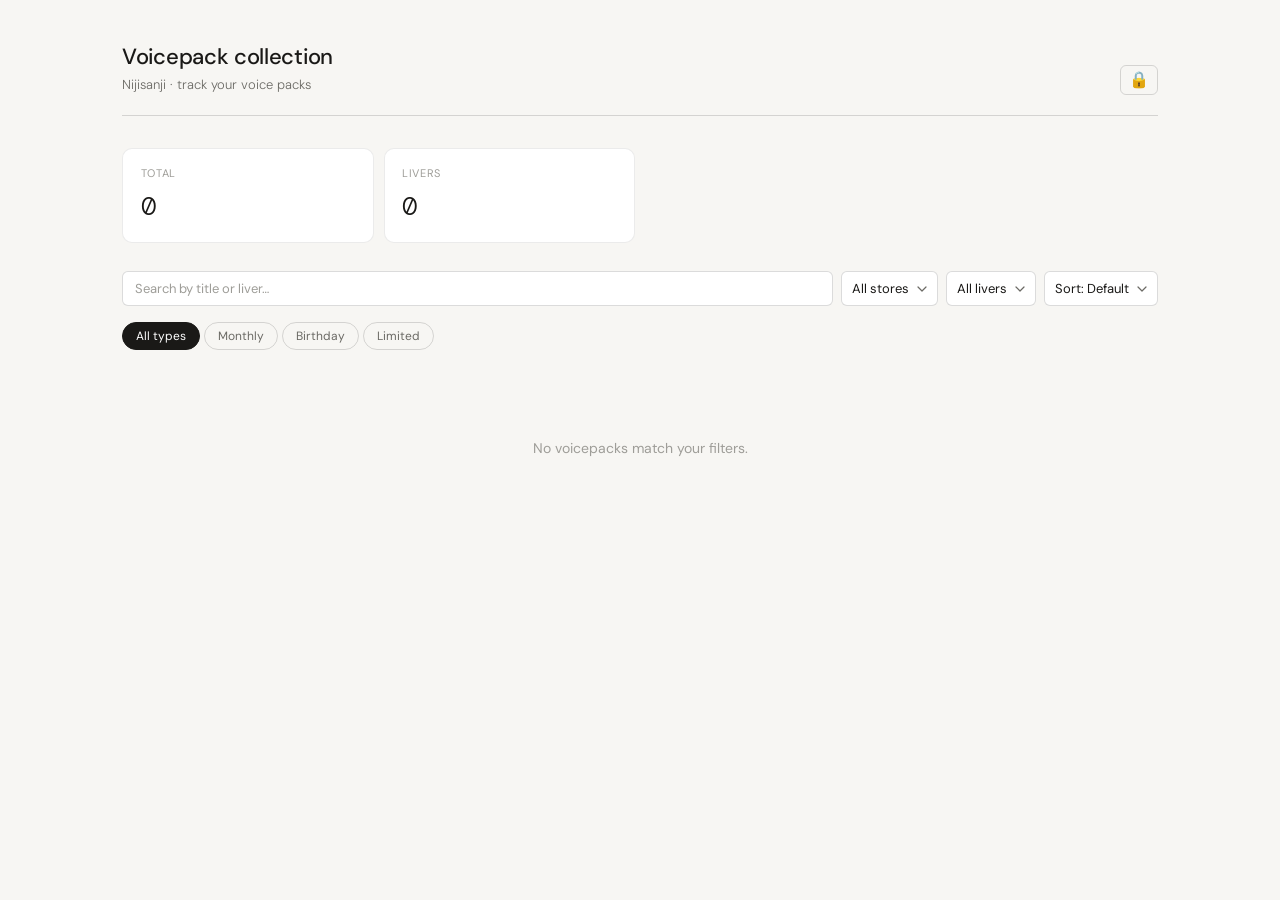
<file: index.html>
<!DOCTYPE html>
<html lang="en">

<head>
  <meta charset="UTF-8" />
  <meta name="viewport" content="width=device-width, initial-scale=1.0" />
  <title>Voicepack collection</title>
  <link rel="preconnect" href="https://fonts.googleapis.com" />
  <link rel="preconnect" href="https://fonts.gstatic.com" crossorigin />
  <link
    href="https://fonts.googleapis.com/css2?family=DM+Sans:ital,opsz,wght@0,9..40,300;0,9..40,400;0,9..40,500;1,9..40,300&family=DM+Mono:wght@300;400&display=swap"
    rel="stylesheet" />
  <link href="https://fonts.googleapis.com/css2?family=M+PLUS+Rounded+1c:wght@100;300;400;500;700;800;900&display=swap"
    rel="stylesheet">
  <link rel="stylesheet" href="style.css" />
</head>

<body>

  <div class="app">
    <div class="header">
      <div class="header-left">
        <h1>Voicepack collection</h1>
        <p>Nijisanji · track your voice packs</p>
      </div>
      <div style="display:flex;align-items:center;gap:8px">
        <button class="icon-btn" id="btn-lock" title="Admin login">🔒</button>
        <button class="btn-add" id="btn-add" style="display:none">+ Add pack</button>
      </div>
    </div>

    <div class="stats">
      <div class="stat">
        <div class="lbl">Total</div>
        <div class="val" id="s-total">—</div>
      </div>
      <div class="stat">
        <div class="lbl">Livers</div>
        <div class="val" id="s-livers">—</div>
      </div>
    </div>

    <div class="controls">
      <input type="text" id="search" placeholder="Search by title or liver…" />
      <select id="filter-store">
        <option value="">All stores</option>
        <option value="EN">EN Store</option>
        <option value="JP">JP Store</option>
      </select>
      <select id="filter-liver">
        <option value="">All livers</option>
      </select>
      <select id="sort-by">
        <option value="">Sort: Default</option>
        <option value="date-asc">Date ↑</option>
        <option value="date-desc">Date ↓</option>
        <option value="title-asc">Title A → Z</option>
        <option value="title-desc">Title Z → A</option>
      </select>
    </div>

    <div class="type-tabs">
      <button class="tab active" data-type="">All types</button>
      <button class="tab" data-type="monthly">Monthly</button>
      <button class="tab" data-type="birthday">Birthday</button>
      <button class="tab" data-type="limited">Limited</button>
    </div>

    <div class="grid" id="grid"></div>
  </div>

  <!-- Modal -->
  <div class="overlay" id="overlay">
    <div class="modal" role="dialog" aria-modal="true" aria-labelledby="modal-heading">
      <div class="modal-header">
        <h2 id="modal-heading">Voicepack</h2>
        <div style="display:flex;gap:6px;align-items:center">
          <button class="icon-btn" id="btn-edit-mode" aria-label="Edit">✏️</button>
          <button class="close-btn" id="modal-close" aria-label="Close">×</button>
        </div>
      </div>

      <!-- VIEW MODE -->
      <div id="view-mode">
        <div class="view-title-jp" id="v-jp"></div>
        <div class="view-liver" id="v-liver"></div>
        <div class="view-meta">
          <span class="badge" id="v-badge"></span>
          <span class="badge" id="v-store-badge"></span>
          <span class="badge" id="v-variant-badge"></span>
        </div>
        <div class="view-row" id="v-date-row">
          <span class="view-lbl">Release date</span>
          <span id="v-date"></span>
        </div>
        <div class="view-row" id="v-notes-row">
          <span class="view-lbl">Notes</span>
          <span id="v-notes"></span>
        </div>
      </div>

      <!-- EDIT MODE -->
      <div id="edit-mode" style="display:none">
        <div class="field-row">
          <div class="field">
            <label for="f-en">Title — English</label>
            <input type="text" id="f-en" placeholder="English title" autocomplete="off" />
          </div>
          <div class="field">
            <label for="f-jp">Title — Japanese</label>
            <input type="text" id="f-jp" placeholder="日本語タイトル" autocomplete="off" />
          </div>
        </div>
        <div class="field-row">
          <div class="field">
            <label for="f-liver">Liver</label>
            <input type="text" id="f-liver" placeholder="e.g. Sakayori Soma" autocomplete=" off" list="liver-list" />
            <datalist id="liver-list"></datalist>
          </div>
          <div class="field">
            <label for="f-date">Release date</label>
            <input type="date" id="f-date" />
          </div>
        </div>
        <div class="field-row">
          <div class="field">
            <label for="f-type">Type</label>
            <select id="f-type">
              <option value="monthly">Monthly</option>
              <option value="birthday">Birthday</option>
              <option value="limited">Limited</option>
            </select>
          </div>
          <div class="field">
            <label for="f-store">Store</label>
            <select id="f-store">
              <option value="">Unknown</option>
              <option value="EN">EN Store</option>
              <option value="JP">JP Store</option>
            </select>
          </div>
        </div>
        <div class="field">
          <label>Variants (add-ons)</label>
          <div class="checkbox-group">
            <label class="checkbox-label">
              <input type="checkbox" id="f-variant-ex" value="EX" /> EX
            </label>
            <label class="checkbox-label">
              <input type="checkbox" id="f-variant-ex-another" value="EX Another" /> EX Another
            </label>
          </div>
        </div>
        <div class="field">
          <label for="f-notes">Notes</label>
          <textarea id="f-notes" placeholder="Any notes about this voicepack…"></textarea>
        </div>
      </div>

      <div class="modal-footer">
        <button class="btn-delete" id="btn-delete" style="display:none">Delete</button>
        <span class="spacer"></span>
        <button class="btn-cancel" id="btn-cancel">Close</button>
        <button class="btn-save" id="btn-save" style="display:none">Save</button>
      </div>
    </div>
  </div>

  <div class="toast" id="toast"></div>

  <script src="app.js"></script>
</body>

</html>
</file>
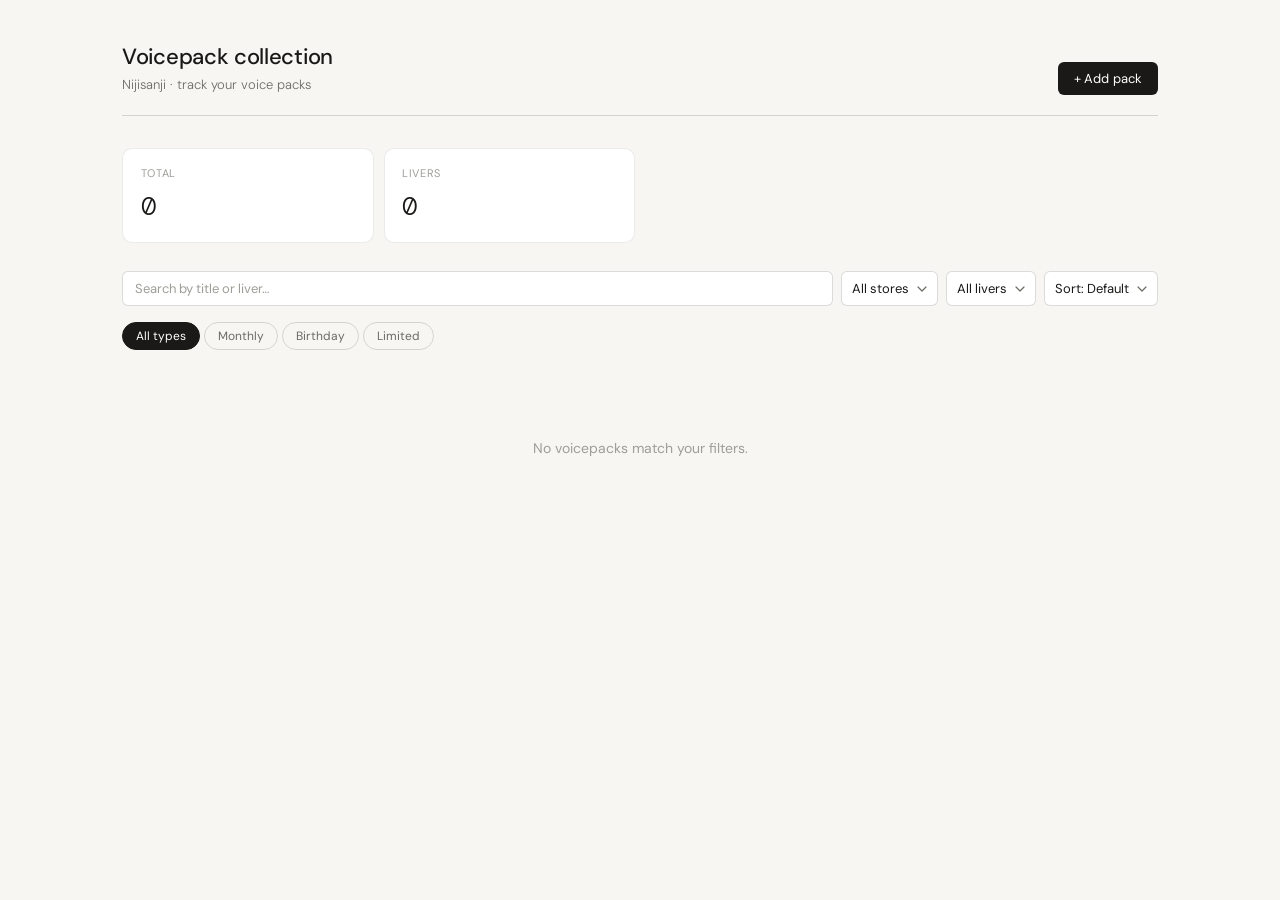
<file: src/index.html>
<!DOCTYPE html>
<html lang="en">

<head>
  <meta charset="UTF-8" />
  <meta name="viewport" content="width=device-width, initial-scale=1.0" />
  <title>Voicepack collection</title>
  <link rel="preconnect" href="https://fonts.googleapis.com" />
  <link rel="preconnect" href="https://fonts.gstatic.com" crossorigin />
  <link
    href="https://fonts.googleapis.com/css2?family=DM+Sans:ital,opsz,wght@0,9..40,300;0,9..40,400;0,9..40,500;1,9..40,300&family=DM+Mono:wght@300;400&display=swap"
    rel="stylesheet" />
  <link href="https://fonts.googleapis.com/css2?family=M+PLUS+Rounded+1c:wght@100;300;400;500;700;800;900&display=swap"
    rel="stylesheet">
  <link rel="stylesheet" href="style.css" />
</head>

<body>

  <div class="app">
    <div class="header">
      <div class="header-left">
        <h1>Voicepack collection</h1>
        <p>Nijisanji · track your voice packs</p>
      </div>
      <button class="btn-add" id="btn-add">+ Add pack</button>
    </div>

    <div class="stats">
      <div class="stat">
        <div class="lbl">Total</div>
        <div class="val" id="s-total">—</div>
      </div>
      <div class="stat">
        <div class="lbl">Livers</div>
        <div class="val" id="s-livers">—</div>
      </div>
    </div>

    <div class="controls">
      <input type="text" id="search" placeholder="Search by title or liver…" />
      <select id="filter-store">
        <option value="">All stores</option>
        <option value="EN">EN Store</option>
        <option value="JP">JP Store</option>
      </select>
      <select id="filter-liver">
        <option value="">All livers</option>
      </select>
      <select id="sort-by">
        <option value="">Sort: Default</option>
        <option value="date-asc">Date ↑</option>
        <option value="date-desc">Date ↓</option>
        <option value="title-asc">Title A → Z</option>
        <option value="title-desc">Title Z → A</option>
      </select>
    </div>

    <div class="type-tabs">
      <button class="tab active" data-type="">All types</button>
      <button class="tab" data-type="monthly">Monthly</button>
      <button class="tab" data-type="birthday">Birthday</button>
      <button class="tab" data-type="limited">Limited</button>
    </div>

    <div class="grid" id="grid"></div>
  </div>

  <!-- Modal -->
  <div class="overlay" id="overlay">
    <div class="modal" role="dialog" aria-modal="true" aria-labelledby="modal-heading">
      <div class="modal-header">
        <h2 id="modal-heading">Voicepack</h2>
        <div style="display:flex;gap:6px;align-items:center">
          <button class="icon-btn" id="btn-edit-mode" aria-label="Edit">✏️</button>
          <button class="close-btn" id="modal-close" aria-label="Close">×</button>
        </div>
      </div>

      <!-- VIEW MODE -->
      <div id="view-mode">
        <div class="view-title-jp" id="v-jp"></div>
        <div class="view-liver" id="v-liver"></div>
        <div class="view-meta">
          <span class="badge" id="v-badge"></span>
          <span class="badge" id="v-store-badge"></span>
          <span class="badge" id="v-variant-badge"></span>
        </div>
        <div class="view-row" id="v-date-row">
          <span class="view-lbl">Release date</span>
          <span id="v-date"></span>
        </div>
        <div class="view-row" id="v-notes-row">
          <span class="view-lbl">Notes</span>
          <span id="v-notes"></span>
        </div>
      </div>

      <!-- EDIT MODE -->
      <div id="edit-mode" style="display:none">
        <div class="field-row">
          <div class="field">
            <label for="f-en">Title — English</label>
            <input type="text" id="f-en" placeholder="English title" autocomplete="off" />
          </div>
          <div class="field">
            <label for="f-jp">Title — Japanese</label>
            <input type="text" id="f-jp" placeholder="日本語タイトル" autocomplete="off" />
          </div>
        </div>
        <div class="field-row">
          <div class="field">
            <label for="f-liver">Liver</label>
            <input type="text" id="f-liver" placeholder="e.g. Sakayori Soma" autocomplete=" off" list="liver-list" />
            <datalist id="liver-list"></datalist>
          </div>
          <div class="field">
            <label for="f-date">Release date</label>
            <input type="date" id="f-date" />
          </div>
        </div>
        <div class="field-row">
          <div class="field">
            <label for="f-type">Type</label>
            <select id="f-type">
              <option value="monthly">Monthly</option>
              <option value="birthday">Birthday</option>
              <option value="limited">Limited</option>
            </select>
          </div>
          <div class="field">
            <label for="f-store">Store</label>
            <select id="f-store">
              <option value="">Unknown</option>
              <option value="EN">EN Store</option>
              <option value="JP">JP Store</option>
            </select>
          </div>
        </div>
        <div class="field">
          <label>Variants (add-ons)</label>
          <div class="checkbox-group">
            <label class="checkbox-label">
              <input type="checkbox" id="f-variant-ex" value="EX" /> EX
            </label>
            <label class="checkbox-label">
              <input type="checkbox" id="f-variant-ex-another" value="EX Another" /> EX Another
            </label>
          </div>
        </div>
        <div class="field">
          <label for="f-notes">Notes</label>
          <textarea id="f-notes" placeholder="Any notes about this voicepack…"></textarea>
        </div>
      </div>

      <div class="modal-footer">
        <button class="btn-delete" id="btn-delete" style="display:none">Delete</button>
        <span class="spacer"></span>
        <button class="btn-cancel" id="btn-cancel">Close</button>
        <button class="btn-save" id="btn-save" style="display:none">Save</button>
      </div>
    </div>
  </div>

  <div class="toast" id="toast"></div>

  <script src="app.js"></script>
</body>

</html>
</file>
<file: style.css>
*, *::before, *::after {
  box-sizing: border-box;
  margin: 0;
  padding: 0;
}

:root {
  --bg: #f7f6f3;
  --surface: #ffffff;
  --surface-2: #f0efe9;
  --border: rgba(0, 0, 0, 0.08);
  --border-md: rgba(0, 0, 0, 0.14);
  --border-darker: rgba(0, 0, 0, 0.64);
  --text: #1a1917;
  --text-2: #6b6a65;
  --text-3: #9e9d98;
  --accent: #1a1917;
  --green: #0f6e56;
  --green-bg: #e1f5ee;
  --green-border: #9fe1cb;
  --radius-sm: 6px;
  --radius-md: 10px;
  --radius-lg: 14px;
  --font: 'DM Sans', sans-serif;
  --font-jp: 'M PLUS Rounded 1c', sans-serif;
  --font-mono: 'DM Mono', monospace;
}

body {
  font-family: var(--font);
  background: var(--bg);
  color: var(--text);
  min-height: 100vh;
  font-size: 14px;
  line-height: 1.5;
}

/* ── Layout ── */
.app {
  max-width: 1100px;
  margin: 0 auto;
  padding: 2.5rem 2rem 4rem;
}

/* ── Header ── */
.header {
  display: flex;
  align-items: flex-end;
  justify-content: space-between;
  margin-bottom: 2rem;
  padding-bottom: 1.25rem;
  border-bottom: 0.5px solid var(--border-md);
}

.header-left h1 {
  font-size: 22px;
  font-weight: 500;
  letter-spacing: -0.3px;
  color: var(--text);
  margin-bottom: 2px;
}

.header-left p {
  font-size: 13px;
  color: var(--text-2);
  font-weight: 300;
}

.btn-add {
  font-family: var(--font);
  font-size: 13px;
  font-weight: 400;
  padding: 8px 16px;
  border-radius: var(--radius-sm);
  background: var(--text);
  color: #fff;
  border: none;
  cursor: pointer;
  transition: opacity 0.15s;
  letter-spacing: 0.1px;
}

.btn-add:hover {
  opacity: 0.82;
}

#btn-lock {
  font-size: 16px;
  padding: 6px 8px;
  border-radius: var(--radius-sm);
  border: 0.5px solid var(--border-md);
  background: transparent;
  cursor: pointer;
  transition: background .12s;
  line-height: 1;
}

#btn-lock:hover { background: var(--surface-2); }

/* ── Stats ── */
.stats {
  display: grid;
  grid-template-columns: repeat(4, 1fr);
  gap: 10px;
  margin-bottom: 1.75rem;
}

.stat {
  background: var(--surface);
  border: 0.5px solid var(--border);
  border-radius: var(--radius-md);
  padding: 1rem 1.1rem;
}

.stat .lbl {
  font-size: 11px;
  color: var(--text-3);
  text-transform: uppercase;
  letter-spacing: 0.06em;
  margin-bottom: 6px;
}

.stat .val {
  font-size: 26px;
  font-weight: 300;
  color: var(--text);
  font-family: var(--font-mono);
}

.stat.owned-stat .val {
  color: var(--green);
}

/* ── Controls ── */
.controls {
  display: flex;
  gap: 8px;
  margin-bottom: 1rem;
  flex-wrap: wrap;
}

.controls input[type="text"] {
  flex: 1;
  min-width: 180px;
  font-family: var(--font);
  font-size: 13px;
  padding: 8px 12px;
  border: 0.5px solid var(--border-md);
  border-radius: var(--radius-sm);
  background: var(--surface);
  color: var(--text);
  outline: none;
  transition: border-color 0.15s;
}

.controls input[type="text"]:focus {
  border-color: var(--text);
}

.controls input[type="text"]::placeholder {
  color: var(--text-3);
}

.controls select {
  font-family: var(--font);
  font-size: 13px;
  padding: 8px 28px 8px 10px;
  border: 0.5px solid var(--border-md);
  border-radius: var(--radius-sm);
  background: var(--surface);
  color: var(--text);
  outline: none;
  cursor: pointer;
  appearance: none;
  background-image: url("data:image/svg+xml,%3Csvg xmlns='http://www.w3.org/2000/svg' width='10' height='6' fill='none'%3E%3Cpath d='M1 1l4 4 4-4' stroke='%236b6a65' stroke-width='1.2' stroke-linecap='round' stroke-linejoin='round'/%3E%3C/svg%3E");
  background-repeat: no-repeat;
  background-position: right 10px center;
  transition: border-color 0.15s;
}

.controls select:focus {
  border-color: var(--text);
}

/* ── Type tabs ── */
.type-tabs {
  display: flex;
  gap: 4px;
  margin-bottom: 1.5rem;
  flex-wrap: wrap;
}

.tab {
  font-family: var(--font);
  font-size: 12px;
  padding: 5px 13px;
  border-radius: 100px;
  border: 0.5px solid var(--border-md);
  background: transparent;
  color: var(--text-2);
  cursor: pointer;
  transition: all 0.15s;
  font-weight: 400;
}

.tab:hover {
  background: var(--surface-2);
}

.tab.active {
  background: var(--text);
  color: #fff;
  border-color: var(--text);
}

/* ── Grid ── */
.grid {
  display: grid;
  grid-template-columns: repeat(auto-fill, minmax(210px, 1fr));
  gap: 10px;
}

.card {
  background: var(--surface);
  border: 0.5px solid var(--border);
  border-radius: var(--radius-lg);
  padding: 1rem 1.1rem;
  cursor: pointer;
  transition: border-color 0.15s, transform 0.12s;
  display: flex;
  flex-direction: column;
  gap: 4px;
  animation: fadeIn 0.2s ease both;
}

.card:hover {
  border-color: var(--liver-color, var(--border-md));
  transform: translateY(-1px);
  box-shadow: 0 0 0 2px color-mix(in srgb, var(--liver-color, transparent) 15%, transparent);
}

.card-liver {
  font-size: 11px;
  color: var(--text-2);
  display: flex;
  align-items: center;
  gap: 5px;
  margin-bottom: 2px;
}

.liver-dot {
  width: 7px;
  height: 7px;
  border-radius: 50%;
  flex-shrink: 0;
}

.card-en {
  font-size: 13px;
  font-weight: 500;
  color: var(--text);
  line-height: 1.35;
}

.card-jp {
  font-size: 11px;
  color: var(--text-2);
  font-weight: 400;
}

.card-date {
  font-size: 11px;
  color: var(--text-3);
  font-family: var(--font-mono);
  margin-top: 2px;
}

.card-notes {
  font-size: 11px;
  color: var(--text-2);
  font-style: italic;
  white-space: nowrap;
  overflow: hidden;
  text-overflow: ellipsis;
  margin-top: 1px;
}

.card-footer {
  display: flex;
  align-items: center;
  justify-content: space-between;
  margin-top: 8px;
  padding-top: 8px;
  border-top: 0.5px solid var(--border);
}

.badge {
  font-size: 10px;
  padding: 2px 8px;
  border-radius: 100px;
  font-weight: 400;
  letter-spacing: 0.02em;
}

.badge-monthly  { background: #e6f1fb; color: #185fa5; }
.badge-birthday { background: #faeeda; color: #854f0b; }
.badge-limited  { background: #fbeaf0; color: #993556; }

.badge-en { background: #E8F5E9; color: #2E7D32; }
.badge-jp { background: #FFF3E0; color: #E65100; }

.owned-pill     { font-size: 10px; color: var(--green); }
.not-owned-pill { font-size: 10px; color: var(--text-3); }

.empty {
  text-align: center;
  padding: 4rem 0;
  color: var(--text-3);
  font-size: 14px;
  grid-column: 1 / -1;
}

/* ── Modal overlay ── */
.overlay {
  display: none;
  position: fixed;
  inset: 0;
  background: rgba(20, 18, 15, 0.4);
  z-index: 100;
  align-items: center;
  justify-content: center;
  padding: 1.5rem;
}

.overlay.open {
  display: flex;
}

.modal {
  background: var(--surface);
  border: 0.5px solid var(--border-md);
  border-radius: var(--radius-lg);
  width: 100%;
  max-width: 480px;
  padding: 1.75rem;
  max-height: 90vh;
  overflow-y: auto;
  animation: slideUp 0.18s ease both;
}

.modal-header {
  display: flex;
  align-items: center;
  justify-content: space-between;
  margin-bottom: 1.5rem;
}

.modal-header h2 {
  font-size: 15px;
  font-weight: 500;
  color: var(--text);
}

.close-btn {
  background: none;
  border: none;
  cursor: pointer;
  font-size: 20px;
  color: var(--text-2);
  line-height: 1;
  padding: 2px 6px;
  border-radius: 4px;
  transition: background 0.12s;
}

.close-btn:hover {
  background: var(--surface-2);
}

/* ── Modal fields ── */
.field {
  margin-bottom: 1rem;
}

.field label {
  display: block;
  font-size: 11px;
  color: var(--text-3);
  text-transform: uppercase;
  letter-spacing: 0.06em;
  margin-bottom: 5px;
}

.field input[type="text"],
.field input[type="date"],
.field textarea,
.field select {
  width: 100%;
  font-family: var(--font);
  font-size: 13px;
  padding: 9px 11px;
  border: 0.5px solid var(--border-md);
  border-radius: var(--radius-sm);
  background: var(--bg);
  color: var(--text);
  outline: none;
  transition: border-color 0.15s;
}

.field input:focus,
.field textarea:focus,
.field select:focus {
  border-color: var(--text);
  background: var(--surface);
}

.field textarea {
  resize: vertical;
  min-height: 80px;
}

.field select {
  appearance: none;
  cursor: pointer;
  background-image: url("data:image/svg+xml,%3Csvg xmlns='http://www.w3.org/2000/svg' width='10' height='6' fill='none'%3E%3Cpath d='M1 1l4 4 4-4' stroke='%236b6a65' stroke-width='1.2' stroke-linecap='round' stroke-linejoin='round'/%3E%3C/svg%3E");
  background-repeat: no-repeat;
  background-position: right 10px center;
}

.field-row {
  display: grid;
  grid-template-columns: 1fr 1fr;
  gap: 10px;
}

.icon-btn {
  background: none;
  border: none;
  cursor: pointer;
  font-size: 15px;
  padding: 3px 6px;
  border-radius: 4px;
  transition: background 0.12s;
  line-height: 1;
}
.icon-btn:hover { background: var(--surface-2); }

/* View mode */
.view-emoji {
  font-size: 36px;
  margin-bottom: 6px;
  line-height: 1;
}
.view-liver {
  font-size: 12px;
  color: var(--text-2);
  margin-bottom: 8px;
}
.view-title-en {
  font-size: 18px;
  font-weight: 500;
  color: var(--text);
  line-height: 1.3;
  margin-bottom: 4px;
}
.view-title-jp {
  font-size: 13px;
  color: var(--text-2);
  font-weight: 300;
  margin-bottom: 14px;
}
.view-meta {
  display: flex;
  align-items: center;
  gap: 10px;
  margin-bottom: 16px;
  padding-bottom: 16px;
  border-bottom: 0.5px solid var(--border);
}
.view-row {
  display: flex;
  flex-direction: column;
  gap: 3px;
  margin-bottom: 12px;
  font-size: 13px;
  color: var(--text);
}
.view-lbl {
  font-size: 11px;
  color: var(--text-3);
  text-transform: uppercase;
  letter-spacing: 0.06em;
}

/* ── Owned toggle ── */
.toggle-row {
  display: flex;
  align-items: center;
  justify-content: space-between;
  padding: 1rem 0;
  border-top: 0.5px solid var(--border);
  border-bottom: 0.5px solid var(--border);
  margin-bottom: 1rem;
}

.toggle-row .tlbl {
  font-size: 13px;
  color: var(--text);
}

.toggle-row .tsub {
  font-size: 11px;
  color: var(--text-3);
  margin-top: 1px;
}

.switch {
  position: relative;
  width: 38px;
  height: 22px;
  flex-shrink: 0;
}

.switch input {
  opacity: 0;
  width: 0;
  height: 0;
}

.switch-track {
  position: absolute;
  inset: 0;
  border-radius: 100px;
  background: var(--border-md);
  cursor: pointer;
  transition: background 0.2s;
}

.switch-track::before {
  content: "";
  position: absolute;
  width: 16px;
  height: 16px;
  left: 3px;
  top: 3px;
  background: #fff;
  border-radius: 50%;
  transition: transform 0.2s;
  box-shadow: 0 1px 3px rgba(0, 0, 0, 0.2);
}

.switch input:checked + .switch-track {
  background: var(--green);
}

.switch input:checked + .switch-track::before {
  transform: translateX(16px);
}

.checkbox-group {
  display: flex;
  gap: 16px;
  padding: 9px 0;
}

.checkbox-label {
  display: flex;
  align-items: center;
  gap: 6px;
  font-size: 13px;
  color: var(--text);
  cursor: pointer;
}

.checkbox-label input[type="checkbox"] {
  width: 14px;
  height: 14px;
  cursor: pointer;
  accent-color: var(--text);
}
.card-variant-row {
  display: flex;
  gap: 4px;
  flex-wrap: wrap;
  margin-top: 4px;
}
.badge-ex           { background: #EDE7F6; color: #512DA8; }
.badge-ex-another   { background: #FCE4EC; color: #880E4F; }

/* ── Modal footer ── */
.modal-footer {
  display: flex;
  align-items: center;
  gap: 8px;
  padding-top: 1rem;
  border-top: 0.5px solid var(--border);
}

.btn-delete {
  font-family: var(--font);
  font-size: 12px;
  padding: 7px 13px;
  border: 0.5px solid #f09595;
  color: #a32d2d;
  background: transparent;
  border-radius: var(--radius-sm);
  cursor: pointer;
  transition: background 0.12s;
}

.btn-delete:hover {
  background: #fcebeb;
}

.spacer {
  flex: 1;
}

.btn-cancel {
  font-family: var(--font);
  font-size: 13px;
  padding: 8px 16px;
  border: 0.5px solid var(--border-md);
  background: transparent;
  color: var(--text-2);
  border-radius: var(--radius-sm);
  cursor: pointer;
  transition: background 0.12s;
}

.btn-cancel:hover {
  background: var(--surface-2);
}

.btn-save {
  font-family: var(--font);
  font-size: 13px;
  padding: 8px 18px;
  background: var(--text);
  color: #fff;
  border: none;
  border-radius: var(--radius-sm);
  cursor: pointer;
  transition: opacity 0.12s;
}

.btn-save:hover {
  opacity: 0.82;
}

/* ── Toast ── */
.toast {
  position: fixed;
  bottom: 1.5rem;
  left: 50%;
  transform: translateX(-50%) translateY(8px);
  background: var(--text);
  color: #fff;
  font-size: 12px;
  padding: 8px 16px;
  border-radius: 100px;
  opacity: 0;
  transition: all 0.2s;
  pointer-events: none;
  z-index: 200;
  white-space: nowrap;
}

.toast.show {
  opacity: 1;
  transform: translateX(-50%) translateY(0);
}

/* ── Animations ── */
@keyframes fadeIn {
  from { opacity: 0; transform: translateY(4px); }
  to   { opacity: 1; transform: translateY(0); }
}

@keyframes slideUp {
  from { opacity: 0; transform: translateY(12px); }
  to   { opacity: 1; transform: translateY(0); }
}

/* ── Responsive ── */
@media (max-width: 600px) {
  .app        { padding: 1.5rem 1rem 3rem; }
  .stats      { grid-template-columns: repeat(2, 1fr); }
  .field-row  { grid-template-columns: 1fr; }
  .header     { flex-direction: column; align-items: flex-start; gap: 1rem; }
}
</file>
<file: src/style.css>
*, *::before, *::after {
  box-sizing: border-box;
  margin: 0;
  padding: 0;
}

:root {
  --bg: #f7f6f3;
  --surface: #ffffff;
  --surface-2: #f0efe9;
  --border: rgba(0, 0, 0, 0.08);
  --border-md: rgba(0, 0, 0, 0.14);
  --border-darker: rgba(0, 0, 0, 0.64);
  --text: #1a1917;
  --text-2: #6b6a65;
  --text-3: #9e9d98;
  --accent: #1a1917;
  --green: #0f6e56;
  --green-bg: #e1f5ee;
  --green-border: #9fe1cb;
  --radius-sm: 6px;
  --radius-md: 10px;
  --radius-lg: 14px;
  --font: 'DM Sans', sans-serif;
  --font-jp: 'M PLUS Rounded 1c', sans-serif;
  --font-mono: 'DM Mono', monospace;
}

body {
  font-family: var(--font);
  background: var(--bg);
  color: var(--text);
  min-height: 100vh;
  font-size: 14px;
  line-height: 1.5;
}

/* ── Layout ── */
.app {
  max-width: 1100px;
  margin: 0 auto;
  padding: 2.5rem 2rem 4rem;
}

/* ── Header ── */
.header {
  display: flex;
  align-items: flex-end;
  justify-content: space-between;
  margin-bottom: 2rem;
  padding-bottom: 1.25rem;
  border-bottom: 0.5px solid var(--border-md);
}

.header-left h1 {
  font-size: 22px;
  font-weight: 500;
  letter-spacing: -0.3px;
  color: var(--text);
  margin-bottom: 2px;
}

.header-left p {
  font-size: 13px;
  color: var(--text-2);
  font-weight: 300;
}

.btn-add {
  font-family: var(--font);
  font-size: 13px;
  font-weight: 400;
  padding: 8px 16px;
  border-radius: var(--radius-sm);
  background: var(--text);
  color: #fff;
  border: none;
  cursor: pointer;
  transition: opacity 0.15s;
  letter-spacing: 0.1px;
}

.btn-add:hover {
  opacity: 0.82;
}

/* ── Stats ── */
.stats {
  display: grid;
  grid-template-columns: repeat(4, 1fr);
  gap: 10px;
  margin-bottom: 1.75rem;
}

.stat {
  background: var(--surface);
  border: 0.5px solid var(--border);
  border-radius: var(--radius-md);
  padding: 1rem 1.1rem;
}

.stat .lbl {
  font-size: 11px;
  color: var(--text-3);
  text-transform: uppercase;
  letter-spacing: 0.06em;
  margin-bottom: 6px;
}

.stat .val {
  font-size: 26px;
  font-weight: 300;
  color: var(--text);
  font-family: var(--font-mono);
}

.stat.owned-stat .val {
  color: var(--green);
}

/* ── Controls ── */
.controls {
  display: flex;
  gap: 8px;
  margin-bottom: 1rem;
  flex-wrap: wrap;
}

.controls input[type="text"] {
  flex: 1;
  min-width: 180px;
  font-family: var(--font);
  font-size: 13px;
  padding: 8px 12px;
  border: 0.5px solid var(--border-md);
  border-radius: var(--radius-sm);
  background: var(--surface);
  color: var(--text);
  outline: none;
  transition: border-color 0.15s;
}

.controls input[type="text"]:focus {
  border-color: var(--text);
}

.controls input[type="text"]::placeholder {
  color: var(--text-3);
}

.controls select {
  font-family: var(--font);
  font-size: 13px;
  padding: 8px 28px 8px 10px;
  border: 0.5px solid var(--border-md);
  border-radius: var(--radius-sm);
  background: var(--surface);
  color: var(--text);
  outline: none;
  cursor: pointer;
  appearance: none;
  background-image: url("data:image/svg+xml,%3Csvg xmlns='http://www.w3.org/2000/svg' width='10' height='6' fill='none'%3E%3Cpath d='M1 1l4 4 4-4' stroke='%236b6a65' stroke-width='1.2' stroke-linecap='round' stroke-linejoin='round'/%3E%3C/svg%3E");
  background-repeat: no-repeat;
  background-position: right 10px center;
  transition: border-color 0.15s;
}

.controls select:focus {
  border-color: var(--text);
}

/* ── Type tabs ── */
.type-tabs {
  display: flex;
  gap: 4px;
  margin-bottom: 1.5rem;
  flex-wrap: wrap;
}

.tab {
  font-family: var(--font);
  font-size: 12px;
  padding: 5px 13px;
  border-radius: 100px;
  border: 0.5px solid var(--border-md);
  background: transparent;
  color: var(--text-2);
  cursor: pointer;
  transition: all 0.15s;
  font-weight: 400;
}

.tab:hover {
  background: var(--surface-2);
}

.tab.active {
  background: var(--text);
  color: #fff;
  border-color: var(--text);
}

/* ── Grid ── */
.grid {
  display: grid;
  grid-template-columns: repeat(auto-fill, minmax(210px, 1fr));
  gap: 10px;
}

.card {
  background: var(--surface);
  border: 0.5px solid var(--border);
  border-radius: var(--radius-lg);
  padding: 1rem 1.1rem;
  cursor: pointer;
  transition: border-color 0.15s, transform 0.12s;
  display: flex;
  flex-direction: column;
  gap: 4px;
  animation: fadeIn 0.2s ease both;
}

.card:hover {
  border-color: var(--liver-color, var(--border-md));
  transform: translateY(-1px);
  box-shadow: 0 0 0 2px color-mix(in srgb, var(--liver-color, transparent) 15%, transparent);
}

.card-liver {
  font-size: 11px;
  color: var(--text-2);
  display: flex;
  align-items: center;
  gap: 5px;
  margin-bottom: 2px;
}

.liver-dot {
  width: 7px;
  height: 7px;
  border-radius: 50%;
  flex-shrink: 0;
}

.card-en {
  font-size: 13px;
  font-weight: 500;
  color: var(--text);
  line-height: 1.35;
}

.card-jp {
  font-size: 11px;
  color: var(--text-2);
  font-weight: 400;
}

.card-date {
  font-size: 11px;
  color: var(--text-3);
  font-family: var(--font-mono);
  margin-top: 2px;
}

.card-notes {
  font-size: 11px;
  color: var(--text-2);
  font-style: italic;
  white-space: nowrap;
  overflow: hidden;
  text-overflow: ellipsis;
  margin-top: 1px;
}

.card-footer {
  display: flex;
  align-items: center;
  justify-content: space-between;
  margin-top: 8px;
  padding-top: 8px;
  border-top: 0.5px solid var(--border);
}

.badge {
  font-size: 10px;
  padding: 2px 8px;
  border-radius: 100px;
  font-weight: 400;
  letter-spacing: 0.02em;
}

.badge-monthly  { background: #e6f1fb; color: #185fa5; }
.badge-birthday { background: #faeeda; color: #854f0b; }
.badge-limited  { background: #fbeaf0; color: #993556; }

.badge-en { background: #E8F5E9; color: #2E7D32; }
.badge-jp { background: #FFF3E0; color: #E65100; }

.owned-pill     { font-size: 10px; color: var(--green); }
.not-owned-pill { font-size: 10px; color: var(--text-3); }

.empty {
  text-align: center;
  padding: 4rem 0;
  color: var(--text-3);
  font-size: 14px;
  grid-column: 1 / -1;
}

/* ── Modal overlay ── */
.overlay {
  display: none;
  position: fixed;
  inset: 0;
  background: rgba(20, 18, 15, 0.4);
  z-index: 100;
  align-items: center;
  justify-content: center;
  padding: 1.5rem;
}

.overlay.open {
  display: flex;
}

.modal {
  background: var(--surface);
  border: 0.5px solid var(--border-md);
  border-radius: var(--radius-lg);
  width: 100%;
  max-width: 480px;
  padding: 1.75rem;
  max-height: 90vh;
  overflow-y: auto;
  animation: slideUp 0.18s ease both;
}

.modal-header {
  display: flex;
  align-items: center;
  justify-content: space-between;
  margin-bottom: 1.5rem;
}

.modal-header h2 {
  font-size: 15px;
  font-weight: 500;
  color: var(--text);
}

.close-btn {
  background: none;
  border: none;
  cursor: pointer;
  font-size: 20px;
  color: var(--text-2);
  line-height: 1;
  padding: 2px 6px;
  border-radius: 4px;
  transition: background 0.12s;
}

.close-btn:hover {
  background: var(--surface-2);
}

/* ── Modal fields ── */
.field {
  margin-bottom: 1rem;
}

.field label {
  display: block;
  font-size: 11px;
  color: var(--text-3);
  text-transform: uppercase;
  letter-spacing: 0.06em;
  margin-bottom: 5px;
}

.field input[type="text"],
.field input[type="date"],
.field textarea,
.field select {
  width: 100%;
  font-family: var(--font);
  font-size: 13px;
  padding: 9px 11px;
  border: 0.5px solid var(--border-md);
  border-radius: var(--radius-sm);
  background: var(--bg);
  color: var(--text);
  outline: none;
  transition: border-color 0.15s;
}

.field input:focus,
.field textarea:focus,
.field select:focus {
  border-color: var(--text);
  background: var(--surface);
}

.field textarea {
  resize: vertical;
  min-height: 80px;
}

.field select {
  appearance: none;
  cursor: pointer;
  background-image: url("data:image/svg+xml,%3Csvg xmlns='http://www.w3.org/2000/svg' width='10' height='6' fill='none'%3E%3Cpath d='M1 1l4 4 4-4' stroke='%236b6a65' stroke-width='1.2' stroke-linecap='round' stroke-linejoin='round'/%3E%3C/svg%3E");
  background-repeat: no-repeat;
  background-position: right 10px center;
}

.field-row {
  display: grid;
  grid-template-columns: 1fr 1fr;
  gap: 10px;
}

.icon-btn {
  background: none;
  border: none;
  cursor: pointer;
  font-size: 15px;
  padding: 3px 6px;
  border-radius: 4px;
  transition: background 0.12s;
  line-height: 1;
}
.icon-btn:hover { background: var(--surface-2); }

/* View mode */
.view-emoji {
  font-size: 36px;
  margin-bottom: 6px;
  line-height: 1;
}
.view-liver {
  font-size: 12px;
  color: var(--text-2);
  margin-bottom: 8px;
}
.view-title-en {
  font-size: 18px;
  font-weight: 500;
  color: var(--text);
  line-height: 1.3;
  margin-bottom: 4px;
}
.view-title-jp {
  font-size: 13px;
  color: var(--text-2);
  font-weight: 300;
  margin-bottom: 14px;
}
.view-meta {
  display: flex;
  align-items: center;
  gap: 10px;
  margin-bottom: 16px;
  padding-bottom: 16px;
  border-bottom: 0.5px solid var(--border);
}
.view-row {
  display: flex;
  flex-direction: column;
  gap: 3px;
  margin-bottom: 12px;
  font-size: 13px;
  color: var(--text);
}
.view-lbl {
  font-size: 11px;
  color: var(--text-3);
  text-transform: uppercase;
  letter-spacing: 0.06em;
}

/* ── Owned toggle ── */
.toggle-row {
  display: flex;
  align-items: center;
  justify-content: space-between;
  padding: 1rem 0;
  border-top: 0.5px solid var(--border);
  border-bottom: 0.5px solid var(--border);
  margin-bottom: 1rem;
}

.toggle-row .tlbl {
  font-size: 13px;
  color: var(--text);
}

.toggle-row .tsub {
  font-size: 11px;
  color: var(--text-3);
  margin-top: 1px;
}

.switch {
  position: relative;
  width: 38px;
  height: 22px;
  flex-shrink: 0;
}

.switch input {
  opacity: 0;
  width: 0;
  height: 0;
}

.switch-track {
  position: absolute;
  inset: 0;
  border-radius: 100px;
  background: var(--border-md);
  cursor: pointer;
  transition: background 0.2s;
}

.switch-track::before {
  content: "";
  position: absolute;
  width: 16px;
  height: 16px;
  left: 3px;
  top: 3px;
  background: #fff;
  border-radius: 50%;
  transition: transform 0.2s;
  box-shadow: 0 1px 3px rgba(0, 0, 0, 0.2);
}

.switch input:checked + .switch-track {
  background: var(--green);
}

.switch input:checked + .switch-track::before {
  transform: translateX(16px);
}

.checkbox-group {
  display: flex;
  gap: 16px;
  padding: 9px 0;
}

.checkbox-label {
  display: flex;
  align-items: center;
  gap: 6px;
  font-size: 13px;
  color: var(--text);
  cursor: pointer;
}

.checkbox-label input[type="checkbox"] {
  width: 14px;
  height: 14px;
  cursor: pointer;
  accent-color: var(--text);
}
.card-variant-row {
  display: flex;
  gap: 4px;
  flex-wrap: wrap;
  margin-top: 4px;
}
.badge-ex           { background: #EDE7F6; color: #512DA8; }
.badge-ex-another   { background: #FCE4EC; color: #880E4F; }

/* ── Modal footer ── */
.modal-footer {
  display: flex;
  align-items: center;
  gap: 8px;
  padding-top: 1rem;
  border-top: 0.5px solid var(--border);
}

.btn-delete {
  font-family: var(--font);
  font-size: 12px;
  padding: 7px 13px;
  border: 0.5px solid #f09595;
  color: #a32d2d;
  background: transparent;
  border-radius: var(--radius-sm);
  cursor: pointer;
  transition: background 0.12s;
}

.btn-delete:hover {
  background: #fcebeb;
}

.spacer {
  flex: 1;
}

.btn-cancel {
  font-family: var(--font);
  font-size: 13px;
  padding: 8px 16px;
  border: 0.5px solid var(--border-md);
  background: transparent;
  color: var(--text-2);
  border-radius: var(--radius-sm);
  cursor: pointer;
  transition: background 0.12s;
}

.btn-cancel:hover {
  background: var(--surface-2);
}

.btn-save {
  font-family: var(--font);
  font-size: 13px;
  padding: 8px 18px;
  background: var(--text);
  color: #fff;
  border: none;
  border-radius: var(--radius-sm);
  cursor: pointer;
  transition: opacity 0.12s;
}

.btn-save:hover {
  opacity: 0.82;
}

/* ── Toast ── */
.toast {
  position: fixed;
  bottom: 1.5rem;
  left: 50%;
  transform: translateX(-50%) translateY(8px);
  background: var(--text);
  color: #fff;
  font-size: 12px;
  padding: 8px 16px;
  border-radius: 100px;
  opacity: 0;
  transition: all 0.2s;
  pointer-events: none;
  z-index: 200;
  white-space: nowrap;
}

.toast.show {
  opacity: 1;
  transform: translateX(-50%) translateY(0);
}

/* ── Animations ── */
@keyframes fadeIn {
  from { opacity: 0; transform: translateY(4px); }
  to   { opacity: 1; transform: translateY(0); }
}

@keyframes slideUp {
  from { opacity: 0; transform: translateY(12px); }
  to   { opacity: 1; transform: translateY(0); }
}

/* ── Responsive ── */
@media (max-width: 600px) {
  .app        { padding: 1.5rem 1rem 3rem; }
  .stats      { grid-template-columns: repeat(2, 1fr); }
  .field-row  { grid-template-columns: 1fr; }
  .header     { flex-direction: column; align-items: flex-start; gap: 1rem; }
}
</file>
